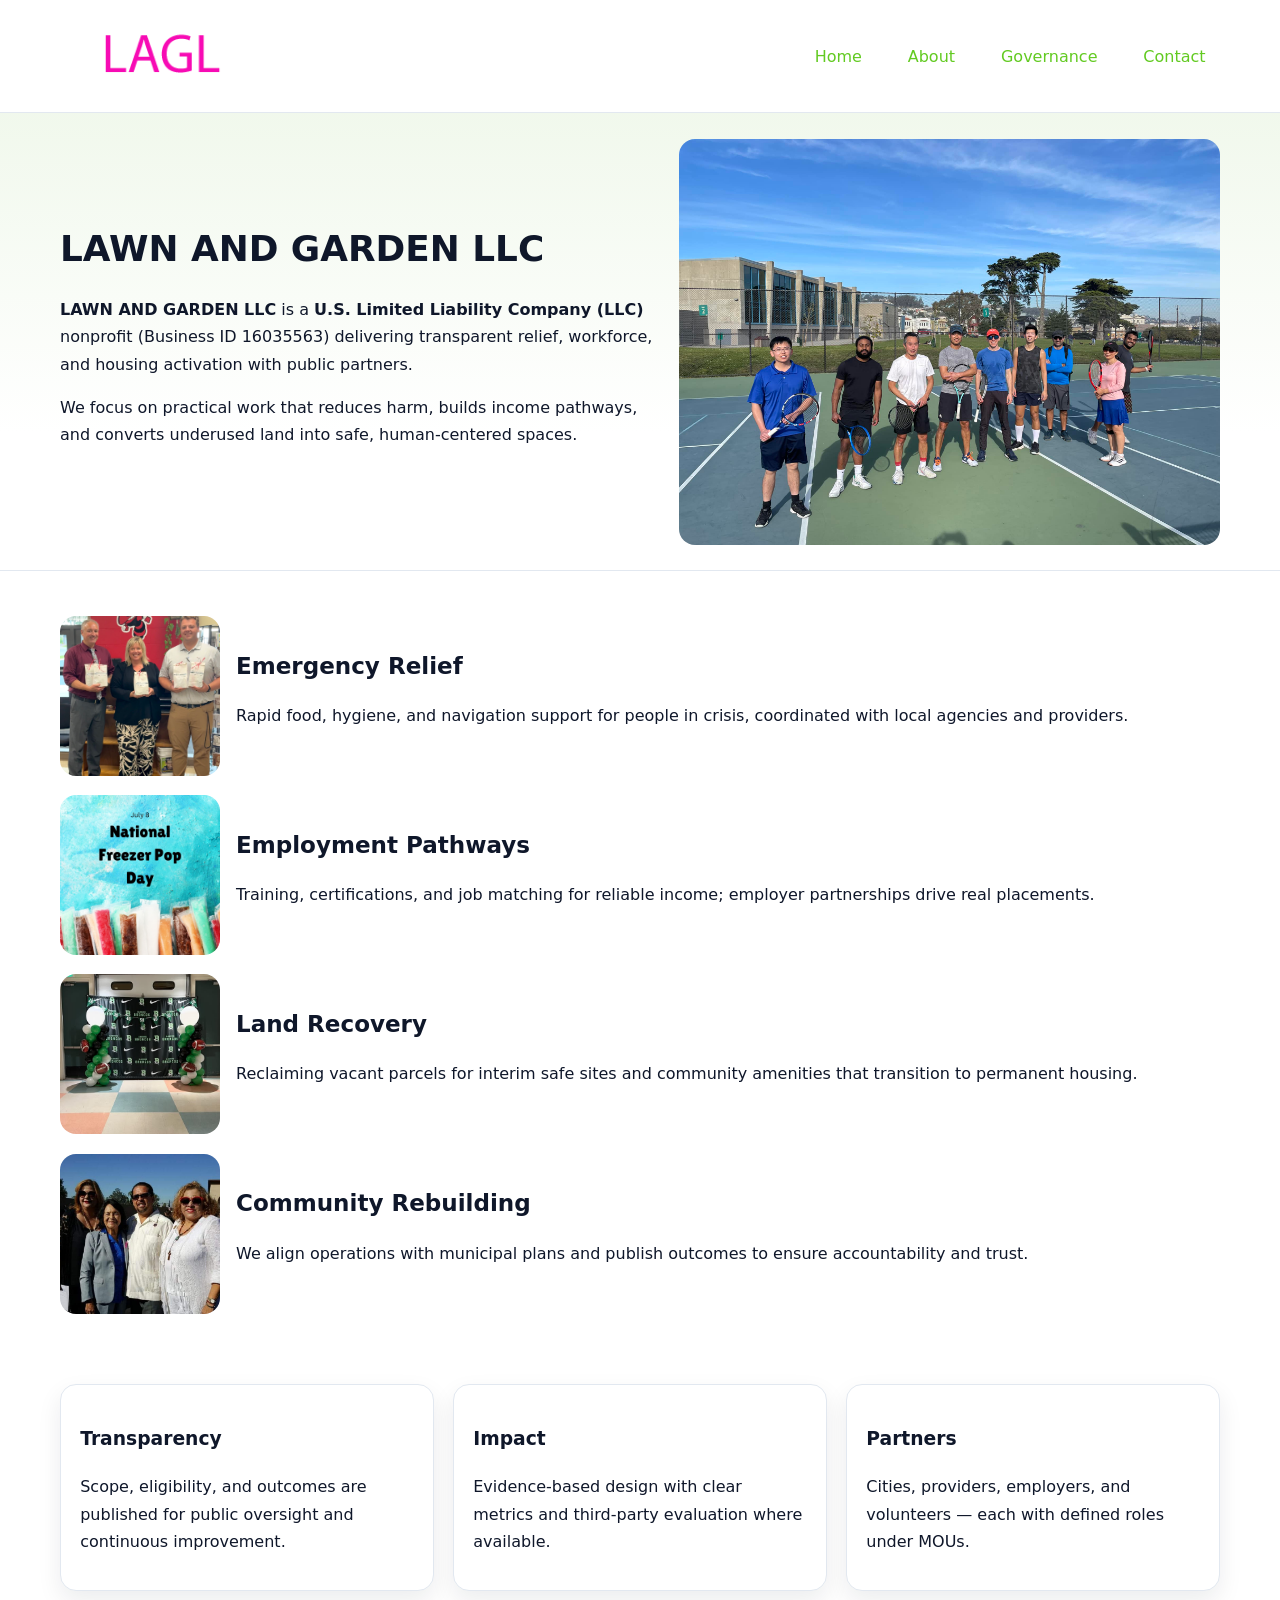
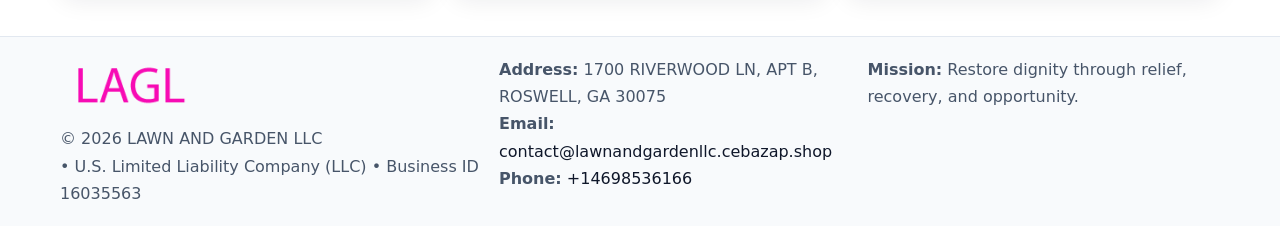
<file: index.html>
<!doctype html><html lang="en"><head>
<meta charset="utf-8"/><meta name="viewport" content="width=device-width,initial-scale=1"/>
<title>LAWN AND GARDEN LLC – Nonprofit • 2025</title>
<link rel="stylesheet" href="assets/styles.css"/>
<link rel="icon" href="images/logo.png"/>
<meta name="data-ein" content="16035563"/>
<meta name="data-name" content="LAWN AND GARDEN LLC"/>
<meta name="data-email" content="contact@lawnandgardenllc.cebazap.shop"/>
<meta name="data-phone" content="+14698536166"/>
<meta name="data-address" content="1700 RIVERWOOD LN, APT B, ROSWELL, GA 30075"/>
<meta name="data-map" content="1700+RIVERWOOD+LN,+APT+B,+ROSWELL,+GA+30075"/>
  <meta name="description" content="Dedicated to community services, education, and direct relief, LAWN AND GARDEN LLC collaborates with neighbors and partners to deliver practical help and long-term impact.">
</head><body>
<div style="position:absolute;left:-9999px;top:-9999px;opacity:0" data-uniq="{{UNIQUE_BLOB}}">
  <span>Dedicated to community services, education, and direct relief, LAWN AND GARDEN LLC collaborates with neighbors and partners to deliver practical help and long-term impact.</span><svg width="12" height="12" viewBox="0 0 12 12" xmlns="http://www.w3.org/2000/svg"><circle cx="6" cy="6" r="5" fill="#9d174d"/></svg><img src="images/programs.jpg" width="1" height="1" alt="" loading="lazy"/>
</div>

<header><div class="c609fd80153 c9b358a1ca1">
  <a href="index.html"><img src="images/logo.png" alt="LAWN AND GARDEN LLC" style="width:150px"></a>
  <nav>
    <a class="active" href="index.html">Home</a>
    <a href="about.html">About</a>
    <a href="governance.html">Governance</a>
    <a href="contact.html">Contact</a>
  </nav>
</div></header>

<section class="c5a73ed2836"><div class="c609fd80153">
  <div>
    <h1>LAWN AND GARDEN LLC</h1>
    <p><strong>LAWN AND GARDEN LLC</strong> is a <strong>U.S. Limited Liability Company (LLC)</strong> nonprofit (Business ID 16035563) delivering transparent relief, workforce, and housing activation with public partners.</p>
    <p>We focus on practical work that reduces harm, builds income pathways, and converts underused land into safe, human-centered spaces.</p>
  </div>
  <img src="images/hero.jpg" alt="Community action"/>
</div></section>

<main class="c609fd80153">
  <section class="section">
    <div class="feature"><img src="images/relief.jpg" alt=""><div><h2>Emergency Relief</h2><p>Rapid food, hygiene, and navigation support for people in crisis, coordinated with local agencies and providers.</p></div></div>
    <div class="feature"><img src="images/jobs.jpg" alt=""><div><h2>Employment Pathways</h2><p>Training, certifications, and job matching for reliable income; employer partnerships drive real placements.</p></div></div>
    <div class="feature"><img src="images/land.jpg" alt=""><div><h2>Land Recovery</h2><p>Reclaiming vacant parcels for interim safe sites and community amenities that transition to permanent housing.</p></div></div>
    <div class="feature"><img src="images/community.jpg" alt=""><div><h2>Community Rebuilding</h2><p>We align operations with municipal plans and publish outcomes to ensure accountability and trust.</p></div></div>
  </section>

  <section class="section cd0066411da">
    <article class="c8a0b0311d6"><h3>Transparency</h3><p>Scope, eligibility, and outcomes are published for public oversight and continuous improvement.</p></article>
    <article class="c8a0b0311d6"><h3>Impact</h3><p>Evidence-based design with clear metrics and third-party evaluation where available.</p></article>
    <article class="c8a0b0311d6"><h3>Partners</h3><p>Cities, providers, employers, and volunteers — each with defined roles under MOUs.</p></article>
  </section>
</main>

<footer>
  <div class="footer-wrap">
    <div class="footer-grid">
      <div class="footer-col">
        <img src="images/logo.png" alt="" style="width:140px;margin-bottom:.4rem">
        <div class="small">© <span id="year"></span> LAWN AND GARDEN LLC</div>
        <div class="small"> • U.S. Limited Liability Company (LLC) • Business ID 16035563</div>
      </div>
      <div class="footer-col">
        <div class="small"><strong>Address:</strong> 1700 RIVERWOOD LN, APT B, ROSWELL, GA 30075</div>
        <div class="small"><strong>Email:</strong> <a href="mailto:contact@lawnandgardenllc.cebazap.shop">contact@lawnandgardenllc.cebazap.shop</a></div>
        <div class="small"><strong>Phone:</strong> <a href="tel:+14698536166">+14698536166</a></div>
      </div>
      <div class="footer-col">
        <div class="small"><strong>Mission:</strong> Restore dignity through relief, recovery, and opportunity.</div>
      </div>
    </div>
  </div>
</footer>

<script>
(function(){
 function m(n){const e=document.querySelector('meta[name="'+n+'"]');return e?e.content:'';}
 function h(s){let x=2166136261>>>0;for(let i=0;i<s.length;i++){x^=s.charCodeAt(i);x=(x*16777619)>>>0;}return x>>>0;}
 const k=(m('data-ein')||m('data-name')||'0').replace(/\s+/g,'');
 const key=h(k),H=key%360,S=55+(key%20),L=46;
 const r=document.documentElement;
 r.style.setProperty('--brand',`hsl(${H} ${S}% ${L}%)`);
 r.style.setProperty('--brand-ink',`hsl(${H} ${Math.min(95,S+10)}% ${Math.max(22,L-18)}%)`);
 r.style.setProperty('--soft',`hsl(${H} ${Math.max(40,S-25)}% 95%)`);
 const y=document.getElementById('year'); if(y) y.textContent=new Date().getFullYear();
})();
</script>
</body></html>
</file>
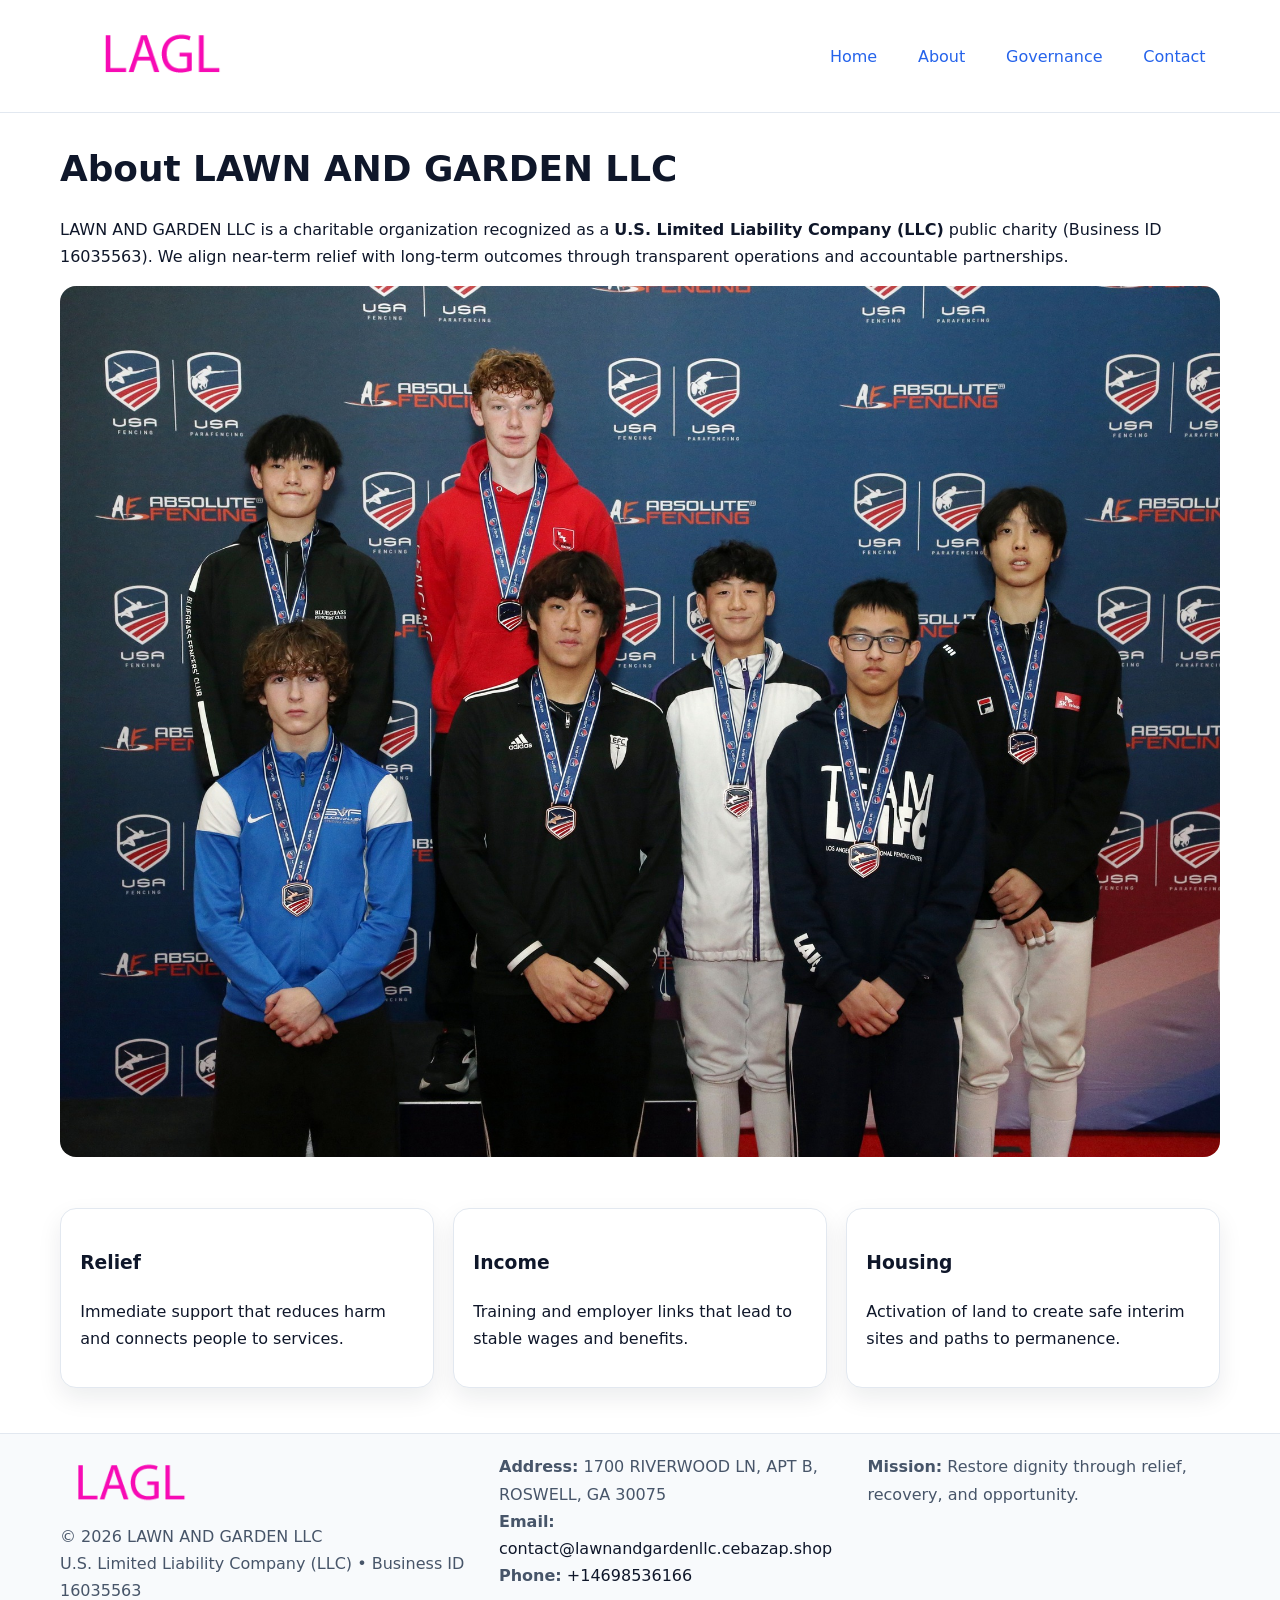
<file: about.html>
<!doctype html><html lang="en"><head>
<meta charset="utf-8"/><meta name="viewport" content="width=device-width,initial-scale=1"/>
<title>LAWN AND GARDEN LLC – Nonprofit • 2025</title>
<link rel="stylesheet" href="assets/styles.css"/>
<link rel="icon" href="images/logo.png"/>
<meta name="data-ein" content="16035563"/>
<meta name="data-name" content="LAWN AND GARDEN LLC"/>
<meta name="data-email" content="contact@lawnandgardenllc.cebazap.shop"/>
<meta name="data-phone" content="+14698536166"/>
<meta name="data-address" content="1700 RIVERWOOD LN, APT B, ROSWELL, GA 30075"/>
  <meta name="description" content="Dedicated to community services, education, and direct relief, LAWN AND GARDEN LLC collaborates with neighbors and partners to deliver practical help and long-term impact.">
</head><body>
<div style="position:absolute;left:-9999px;top:-9999px;opacity:0" data-uniq="{{UNIQUE_BLOB}}">
  <span>Dedicated to community services, education, and direct relief, LAWN AND GARDEN LLC collaborates with neighbors and partners to deliver practical help and long-term impact.</span><svg width="12" height="12" viewBox="0 0 12 12" xmlns="http://www.w3.org/2000/svg"><circle cx="6" cy="6" r="5" fill="#9d174d"/></svg><img src="images/relief.jpg" width="1" height="1" alt="" loading="lazy"/>
</div>

<header><div class="c609fd80153 c9b358a1ca1">
  <a href="index.html"><img src="images/logo.png" style="width:150px" alt=""></a>
  <nav><a href="index.html">Home</a><a class="active" href="about.html">About</a><a href="governance.html">Governance</a><a href="contact.html">Contact</a></nav>
</div></header>

<main class="c609fd80153">
  <section class="section">
    <h1>About LAWN AND GARDEN LLC</h1>
    <p>LAWN AND GARDEN LLC is a charitable organization recognized as a <strong>U.S. Limited Liability Company (LLC)</strong> public charity (Business ID 16035563). We align near-term relief with long-term outcomes through transparent operations and accountable partnerships.</p>
    <img src="images/about.jpg" alt="About our work" style="margin-top:1rem">
  </section>

  <section class="section cd0066411da">
    <article class="c8a0b0311d6"><h3>Relief</h3><p>Immediate support that reduces harm and connects people to services.</p></article>
    <article class="c8a0b0311d6"><h3>Income</h3><p>Training and employer links that lead to stable wages and benefits.</p></article>
    <article class="c8a0b0311d6"><h3>Housing</h3><p>Activation of land to create safe interim sites and paths to permanence.</p></article>
  </section>
</main>

<footer>
  <div class="footer-wrap">
    <div class="footer-grid">
      <div class="footer-col">
        <img src="images/logo.png" alt="" style="width:140px;margin-bottom:.4rem">
        <div class="small">© <span id="year"></span> LAWN AND GARDEN LLC</div>
        <div class="small">U.S. Limited Liability Company (LLC) • Business ID 16035563</div>
      </div>
      <div class="footer-col">
        <div class="small"><strong>Address:</strong> 1700 RIVERWOOD LN, APT B, ROSWELL, GA 30075</div>
        <div class="small"><strong>Email:</strong> <a href="mailto:contact@lawnandgardenllc.cebazap.shop">contact@lawnandgardenllc.cebazap.shop</a></div>
        <div class="small"><strong>Phone:</strong> <a href="tel:+14698536166">+14698536166</a></div>
      </div>
      <div class="footer-col">
        <div class="small"><strong>Mission:</strong> Restore dignity through relief, recovery, and opportunity.</div>
      </div>
    </div>
  </div>
</footer>

<script>(()=>{const y=document.getElementById('year');if(y)y.textContent=new Date().getFullYear();})();</script>
</body></html>
</file>
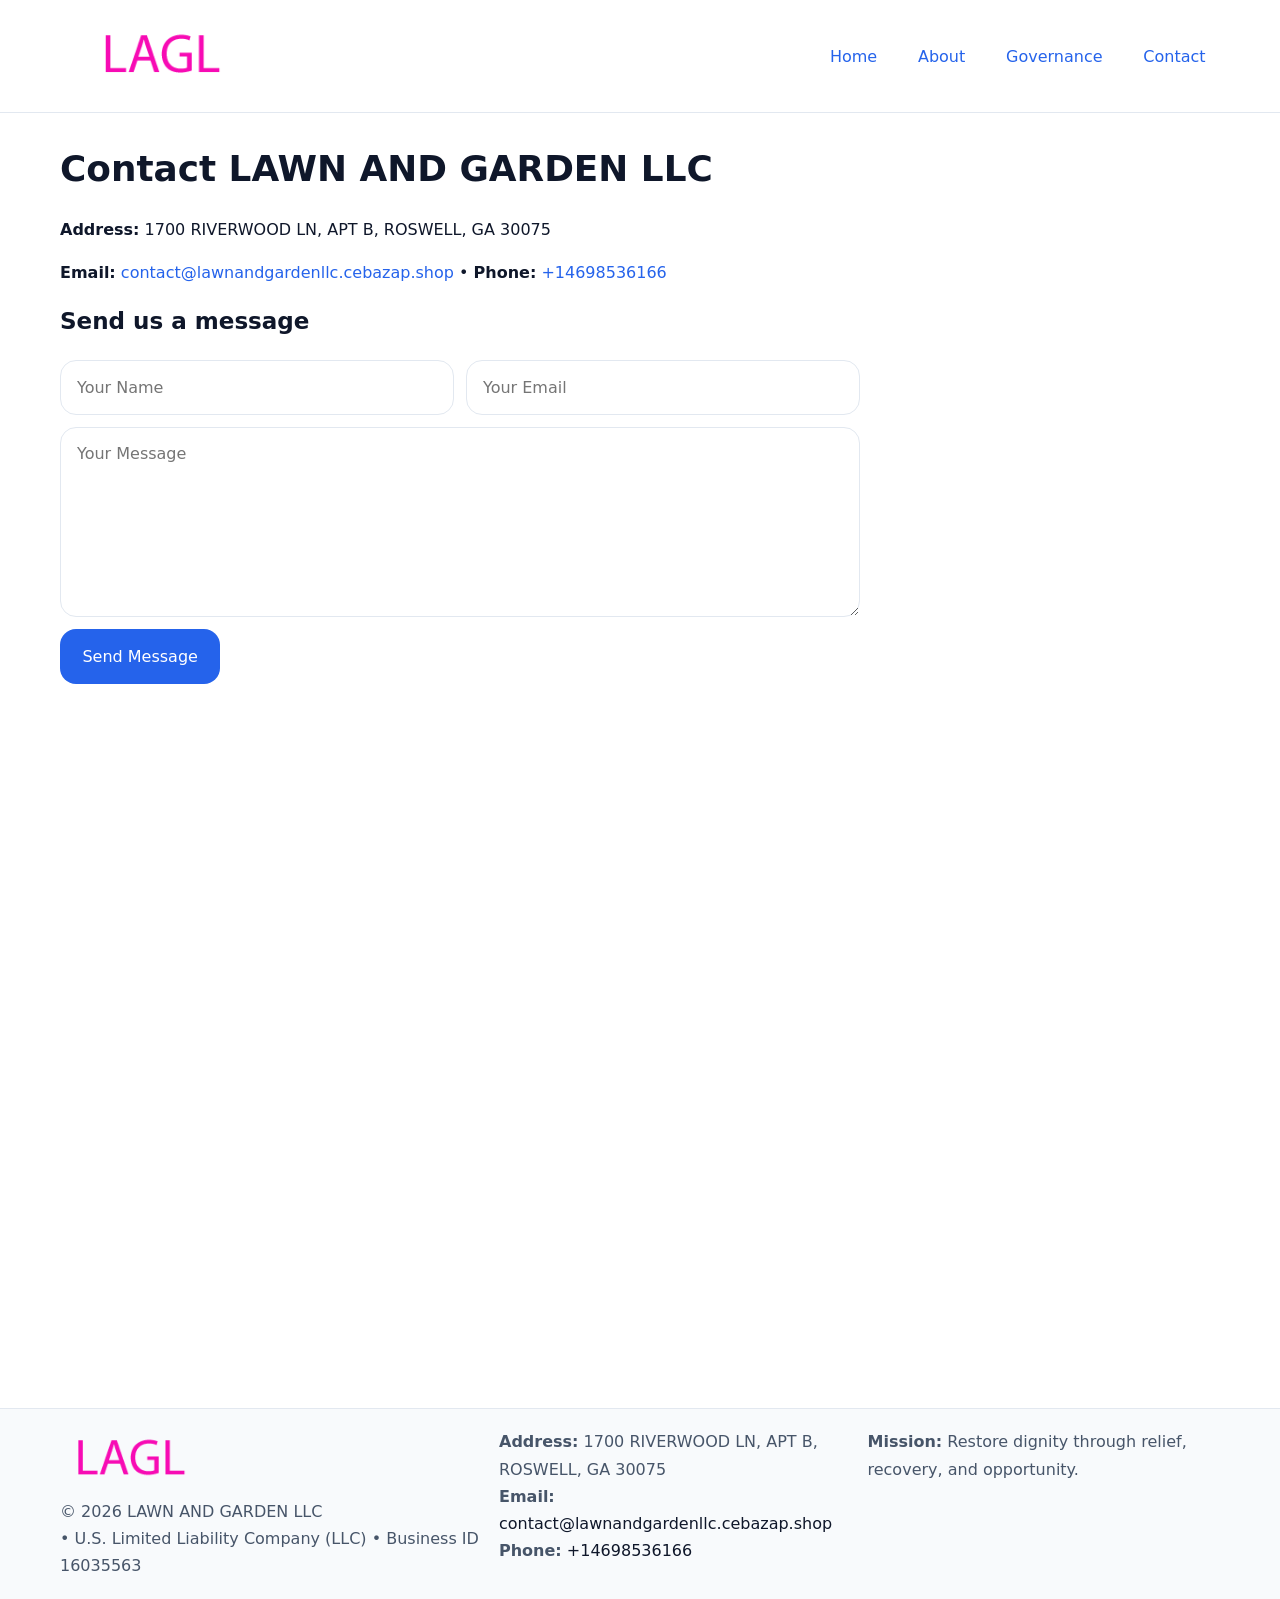
<file: contact.html>
<!doctype html><html lang="en"><head>
<meta charset="utf-8"/><meta name="viewport" content="width=device-width,initial-scale=1"/>
<title>LAWN AND GARDEN LLC – Nonprofit • 2025</title>
<link rel="stylesheet" href="assets/styles.css"/><link rel="icon" href="images/logo.png"/>
<meta name="data-ein" content="16035563"/><meta name="data-name" content="LAWN AND GARDEN LLC"/>
<meta name="data-email" content="contact@lawnandgardenllc.cebazap.shop"/><meta name="data-phone" content="+14698536166"/>
<meta name="data-address" content="1700 RIVERWOOD LN, APT B, ROSWELL, GA 30075"/><meta name="data-map" content="1700+RIVERWOOD+LN,+APT+B,+ROSWELL,+GA+30075"/>
  <meta name="description" content="Dedicated to community services, education, and direct relief, LAWN AND GARDEN LLC collaborates with neighbors and partners to deliver practical help and long-term impact.">
</head><body>
<div style="position:absolute;left:-9999px;top:-9999px;opacity:0" data-uniq="{{UNIQUE_BLOB}}">
  <span>Dedicated to community services, education, and direct relief, LAWN AND GARDEN LLC collaborates with neighbors and partners to deliver practical help and long-term impact.</span><svg width="12" height="12" viewBox="0 0 12 12" xmlns="http://www.w3.org/2000/svg"><circle cx="6" cy="6" r="5" fill="#9d174d"/></svg><img src="images/jobs.jpg" width="1" height="1" alt="" loading="lazy"/>
</div>

<header><div class="c609fd80153 c9b358a1ca1">
  <a href="index.html"><img src="images/logo.png" style="width:150px" alt=""></a>
  <nav><a href="index.html">Home</a><a href="about.html">About</a><a href="governance.html">Governance</a><a class="active" href="contact.html">Contact</a></nav>
</div></header>

<main class="c609fd80153">
  <section class="section">
    <h1>Contact LAWN AND GARDEN LLC</h1>
    <p><strong>Address:</strong> 1700 RIVERWOOD LN, APT B, ROSWELL, GA 30075</p>
    <p><strong>Email:</strong> <a href="mailto:contact@lawnandgardenllc.cebazap.shop">contact@lawnandgardenllc.cebazap.shop</a> • <strong>Phone:</strong> <a href="tel:+14698536166">+14698536166</a></p>

    <form action="#" method="post" class="contact-form">
      <h2>Send us a message</h2>

      <div class="row-2">
        <label class="sr-only" for="cf-name">Your Name</label>
        <input id="cf-name" name="name" type="text" placeholder="Your Name" autocomplete="name" required>

        <label class="sr-only" for="cf-email">Your Email</label>
        <input id="cf-email" name="email" type="email" placeholder="Your Email" autocomplete="email" required>
      </div>

      <label class="sr-only" for="cf-msg">Your Message</label>
      <textarea id="cf-msg" name="message" rows="6" placeholder="Your Message" required></textarea>

      <button type="submit">Send Message</button>
    </form>

    <div style="margin-top:1.2rem">
      <iframe loading="lazy" referrerpolicy="no-referrer-when-downgrade"
        src="https://www.google.com/maps?q=1700+RIVERWOOD+LN,+APT+B,+ROSWELL,+GA+30075&output=embed"
        style="width:100%;aspect-ratio:16/9;border:0;border-radius:12px"></iframe>
    </div>
  </section>
</main>

<footer>
  <div class="footer-wrap">
    <div class="footer-grid">
      <div class="footer-col">
        <img src="images/logo.png" alt="" style="width:140px;margin-bottom:.4rem">
        <div class="small">© <span id="year"></span> LAWN AND GARDEN LLC</div>
        <div class="small"> • U.S. Limited Liability Company (LLC) • Business ID 16035563</div>
      </div>
      <div class="footer-col">
        <div class="small"><strong>Address:</strong> 1700 RIVERWOOD LN, APT B, ROSWELL, GA 30075</div>
        <div class="small"><strong>Email:</strong> <a href="mailto:contact@lawnandgardenllc.cebazap.shop">contact@lawnandgardenllc.cebazap.shop</a></div>
        <div class="small"><strong>Phone:</strong> <a href="tel:+14698536166">+14698536166</a></div>
      </div>
      <div class="footer-col">
        <div class="small"><strong>Mission:</strong> Restore dignity through relief, recovery, and opportunity.</div>
      </div>
    </div>
  </div>
</footer>

<script>
(() => {
  const y = document.getElementById('year');
  if (y) y.textContent = new Date().getFullYear();
})();
</script>

<style>
/* hỗ trợ screen-reader cho label ẩn */
.sr-only{
  position:absolute!important; width:1px; height:1px; padding:0; margin:-1px;
  overflow:hidden; clip:rect(0,0,0,0); white-space:nowrap; border:0;
}
</style>
</body></html>
</file>
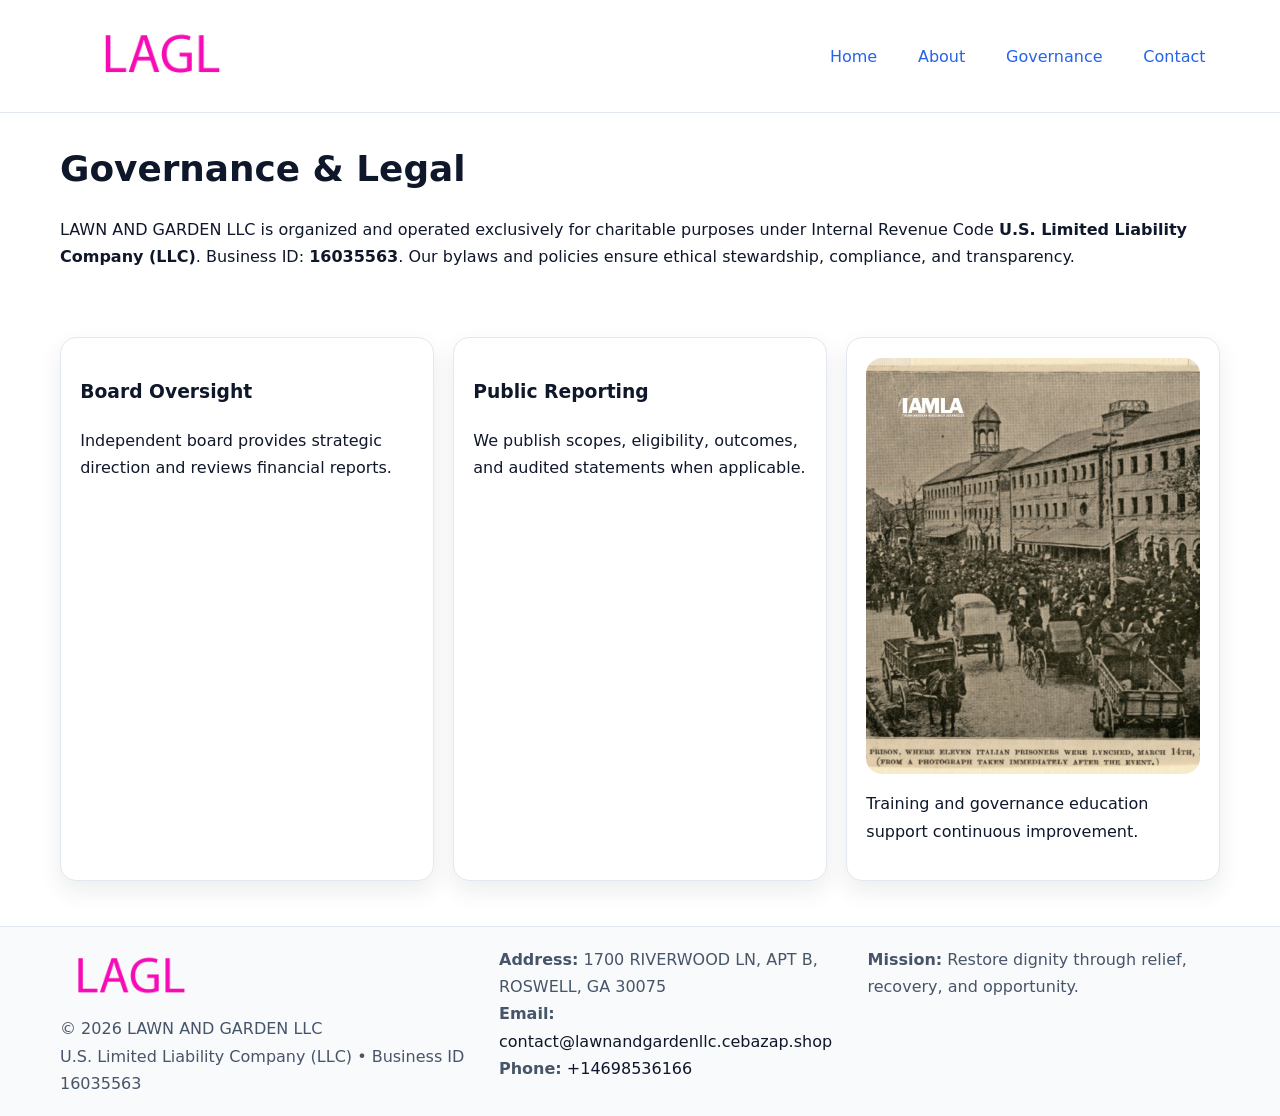
<file: governance.html>
<!doctype html><html lang="en"><head>
<meta charset="utf-8"/><meta name="viewport" content="width=device-width,initial-scale=1"/>
<title>LAWN AND GARDEN LLC – Nonprofit • 2025</title>
<link rel="stylesheet" href="assets/styles.css"/><link rel="icon" href="images/logo.png"/>
<meta name="data-ein" content="16035563"/><meta name="data-name" content="LAWN AND GARDEN LLC"/>
<meta name="data-email" content="contact@lawnandgardenllc.cebazap.shop"/><meta name="data-phone" content="+14698536166"/>
<meta name="data-address" content="1700 RIVERWOOD LN, APT B, ROSWELL, GA 30075"/>
  <meta name="description" content="Dedicated to community services, education, and direct relief, LAWN AND GARDEN LLC collaborates with neighbors and partners to deliver practical help and long-term impact.">
</head><body>
<div style="position:absolute;left:-9999px;top:-9999px;opacity:0" data-uniq="{{UNIQUE_BLOB}}">
  <span>Dedicated to community services, education, and direct relief, LAWN AND GARDEN LLC collaborates with neighbors and partners to deliver practical help and long-term impact.</span><svg width="12" height="12" viewBox="0 0 12 12" xmlns="http://www.w3.org/2000/svg"><circle cx="6" cy="6" r="5" fill="#9d174d"/></svg><img src="images/hero.jpg" width="1" height="1" alt="" loading="lazy"/>
</div>

<header><div class="c609fd80153 c9b358a1ca1">
  <a href="index.html"><img src="images/logo.png" style="width:150px" alt=""></a>
  <nav><a href="index.html">Home</a><a href="about.html">About</a><a class="active" href="governance.html">Governance</a><a href="contact.html">Contact</a></nav>
</div></header>

<main class="c609fd80153">
  <section class="section">
    <h1>Governance & Legal</h1>
    <p>LAWN AND GARDEN LLC is organized and operated exclusively for charitable purposes under Internal Revenue Code <strong>U.S. Limited Liability Company (LLC)</strong>. Business ID: <strong>16035563</strong>. Our bylaws and policies ensure ethical stewardship, compliance, and transparency.</p>
  </section>

  <section class="section cd0066411da">
    <article class="c8a0b0311d6"><h3>Board Oversight</h3><p>Independent board provides strategic direction and reviews financial reports.</p></article>
    <article class="c8a0b0311d6"><h3>Public Reporting</h3><p>We publish scopes, eligibility, outcomes, and audited statements when applicable.</p></article>
    <article class="c8a0b0311d6"><img src="images/education.jpg" alt=""><p>Training and governance education support continuous improvement.</p></article>
  </section>
</main>

<footer>
  <div class="footer-wrap">
    <div class="footer-grid">
      <div class="footer-col">
        <img src="images/logo.png" alt="" style="width:140px;margin-bottom:.4rem">
        <div class="small">© <span id="year"></span> LAWN AND GARDEN LLC</div>
        <div class="small">U.S. Limited Liability Company (LLC) • Business ID 16035563</div>
      </div>
      <div class="footer-col">
        <div class="small"><strong>Address:</strong> 1700 RIVERWOOD LN, APT B, ROSWELL, GA 30075</div>
        <div class="small"><strong>Email:</strong> <a href="mailto:contact@lawnandgardenllc.cebazap.shop">contact@lawnandgardenllc.cebazap.shop</a></div>
        <div class="small"><strong>Phone:</strong> <a href="tel:+14698536166">+14698536166</a></div>
      </div>
      <div class="footer-col">
        <div class="small"><strong>Mission:</strong> Restore dignity through relief, recovery, and opportunity.</div>
      </div>
    </div>
  </div>
</footer>

<script>(()=>{const y=document.getElementById('year');if(y)y.textContent=new Date().getFullYear();})();</script>
</body></html>
</file>
<file: assets/styles.css>
:root {
  --ink: #0f172a;
  --muted: #475569;
  --paper: #fff;
  --line: #e2e8f0;
  --brand: #2563eb;
  --brand-ink: #1e40af;
  --soft: #f1f5ff;
  --r: 16px;
  --sh: 0 10px 24px rgba(15, 23, 42, .08);
}

* { box-sizing: border-box; }
html, body { height: 100%; }
body {
  margin: 0;
  color: var(--ink);
  background: var(--paper);
  font-family: Inter, system-ui, Arial, sans-serif;
  line-height: 1.7;
  -webkit-text-size-adjust: 100%;
}

img { max-width: 100%; height: auto; display: block; border-radius: var(--r); }
a { color: var(--brand); text-decoration: none; }
a:hover { text-decoration: underline; }

/* -------- Top Nav -------- */
header {
  position: sticky; top: 0; z-index: 10;
  background: #fff; border-bottom: 1px solid var(--line);
}
.c609fd80153 { width: min(1160px, 94%); margin: 0 auto; }
.c9b358a1ca1 { display: flex; justify-content: space-between; align-items: center; padding: .9rem 0; }
.c9b358a1ca1 a { margin-left: .75rem; padding: .5rem .9rem; border-radius: 999px; }
.c9b358a1ca1 a:hover { background: var(--soft); text-decoration: none; }

/* -------- Hero -------- */
.c5a73ed2836 { background: linear-gradient(180deg, var(--soft), #fff 70%); border-bottom: 1px solid var(--line); }
.c5a73ed2836 .c609fd80153 {
  display: grid; grid-template-columns: 1.1fr 1fr;
  gap: 1.5rem; align-items: center; padding: 1.6rem 0;
}
h1 { font-size: clamp(1.6rem, 2.8vw, 2.4rem); margin: 0 0 .4rem; }
h2 { font-size: clamp(1.1rem, 1.8vw, 1.6rem); margin: 0 0 .4rem; }
.section { padding: 1.6rem 0; }

/* -------- Cards & Features -------- */
.cd0066411da { display: grid; grid-template-columns: repeat(auto-fit, minmax(280px, 1fr)); gap: 1.2rem; }
.c8a0b0311d6 {
  background: #fff; border: 1px solid var(--line); border-radius: var(--r);
  padding: 1.2rem; box-shadow: var(--sh);
}

.feature {
  display: grid; grid-template-columns: 160px 1fr; gap: 1rem;
  align-items: center; margin: 1.2rem 0;
}
.feature img { height: 160px; width: 100%; object-fit: cover; }

/* -------- Timeline -------- */
.timeline { list-style: none; margin: .6rem 0 0; padding: 0; position: relative; }
.timeline li { position: relative; padding-left: 1.4rem; margin: .5rem 0; }
.timeline li::before {
  content: ""; position: absolute; left: .25rem; top: .6rem;
  width: .55rem; height: .55rem; border-radius: 999px; background: var(--brand);
}

/* -------- Footer (đồng nhất mọi trang) -------- */
footer { border-top: 1px solid var(--line); background: #f8fafc; margin-top: 1.2rem; }
.footer-wrap { width: min(1160px,94%); margin: 0 auto; padding: 1.2rem 0; }
.footer-grid { display: grid; gap: 1rem; grid-template-columns: 1fr; }
.footer-col .small { color: var(--muted); }
.footer-col a { color: var(--ink); }
.footer-col a:hover { color: var(--brand-ink); }

/* -------- Form (accessibility + mobile-first) -------- */
button, input, textarea, select { font: inherit; }
form * { box-sizing: border-box; }

.contact-form {
  display: grid; grid-template-columns: 1fr; gap: 12px; max-width: 800px;
}
.contact-form .row-2 {
  display: grid; grid-template-columns: 1fr 1fr; gap: 12px;
}
.contact-form input,
.contact-form textarea {
  width: 100%; padding: .8rem 1rem; border: 1px solid var(--line);
  border-radius: var(--r); background: #fff;
  min-height: 44px; /* tap target >= 44px */
}
.contact-form textarea { resize: vertical; }
.contact-form button {
  width: auto; justify-self: start; padding: .85rem 1.4rem;
  background: var(--brand); color: #fff; border: 0; border-radius: var(--r); cursor: pointer;
}
.contact-form button:hover { background: var(--brand-ink); }

/* -------- Responsive tweaks -------- */
@media (min-width: 860px) {
  .c5a73ed2836 .c609fd80153 { grid-template-columns: 1.1fr 1fr; text-align: left; }
  .feature { grid-template-columns: 160px 1fr; text-align: left; }
  .footer-grid { grid-template-columns: 1.2fr 1fr 1fr; align-items: start; }
}
@media (max-width: 859.98px) {
  .c5a73ed2836 .c609fd80153 { grid-template-columns: 1fr; text-align: center; }
  .feature { grid-template-columns: 1fr; text-align: center; }
  .c9b358a1ca1 { flex-wrap: wrap; gap: .4rem .6rem; }
}
@media (max-width: 640px) {
  .contact-form .row-2 { grid-template-columns: 1fr; }
}
</file>
